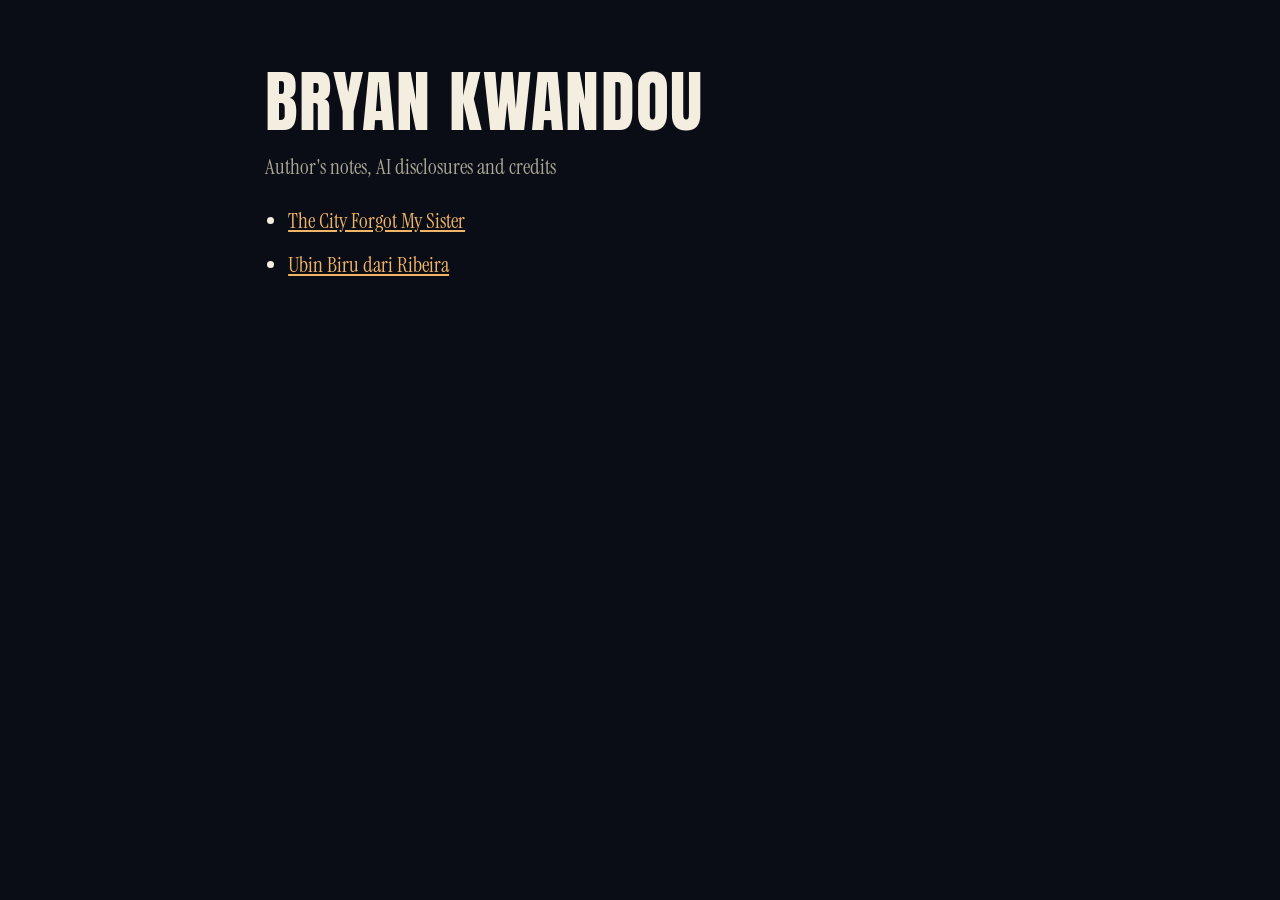
<file: index.html>
<!doctype html><html lang="en"><head><meta charset="utf-8"><meta name="viewport" content="width=device-width,initial-scale=1"><title>Bryan Kwandou: novel notes</title><meta name="description" content="Author's notes, AI disclosures and credits for novels by Bryan Kwandou."><link href="https://fonts.googleapis.com/css2?family=Anton&family=Instrument+Serif&display=swap" rel="stylesheet"><link rel="stylesheet" href="style.css"></head><body><main><h1>Bryan Kwandou</h1><p class='by'>Author's notes, AI disclosures and credits</p><ul><li><a href="the-city-forgot-my-sister/">The City Forgot My Sister</a></li><li><a href="ubin-biru-dari-ribeira/">Ubin Biru dari Ribeira</a></li></ul></main></body></html>
</file>
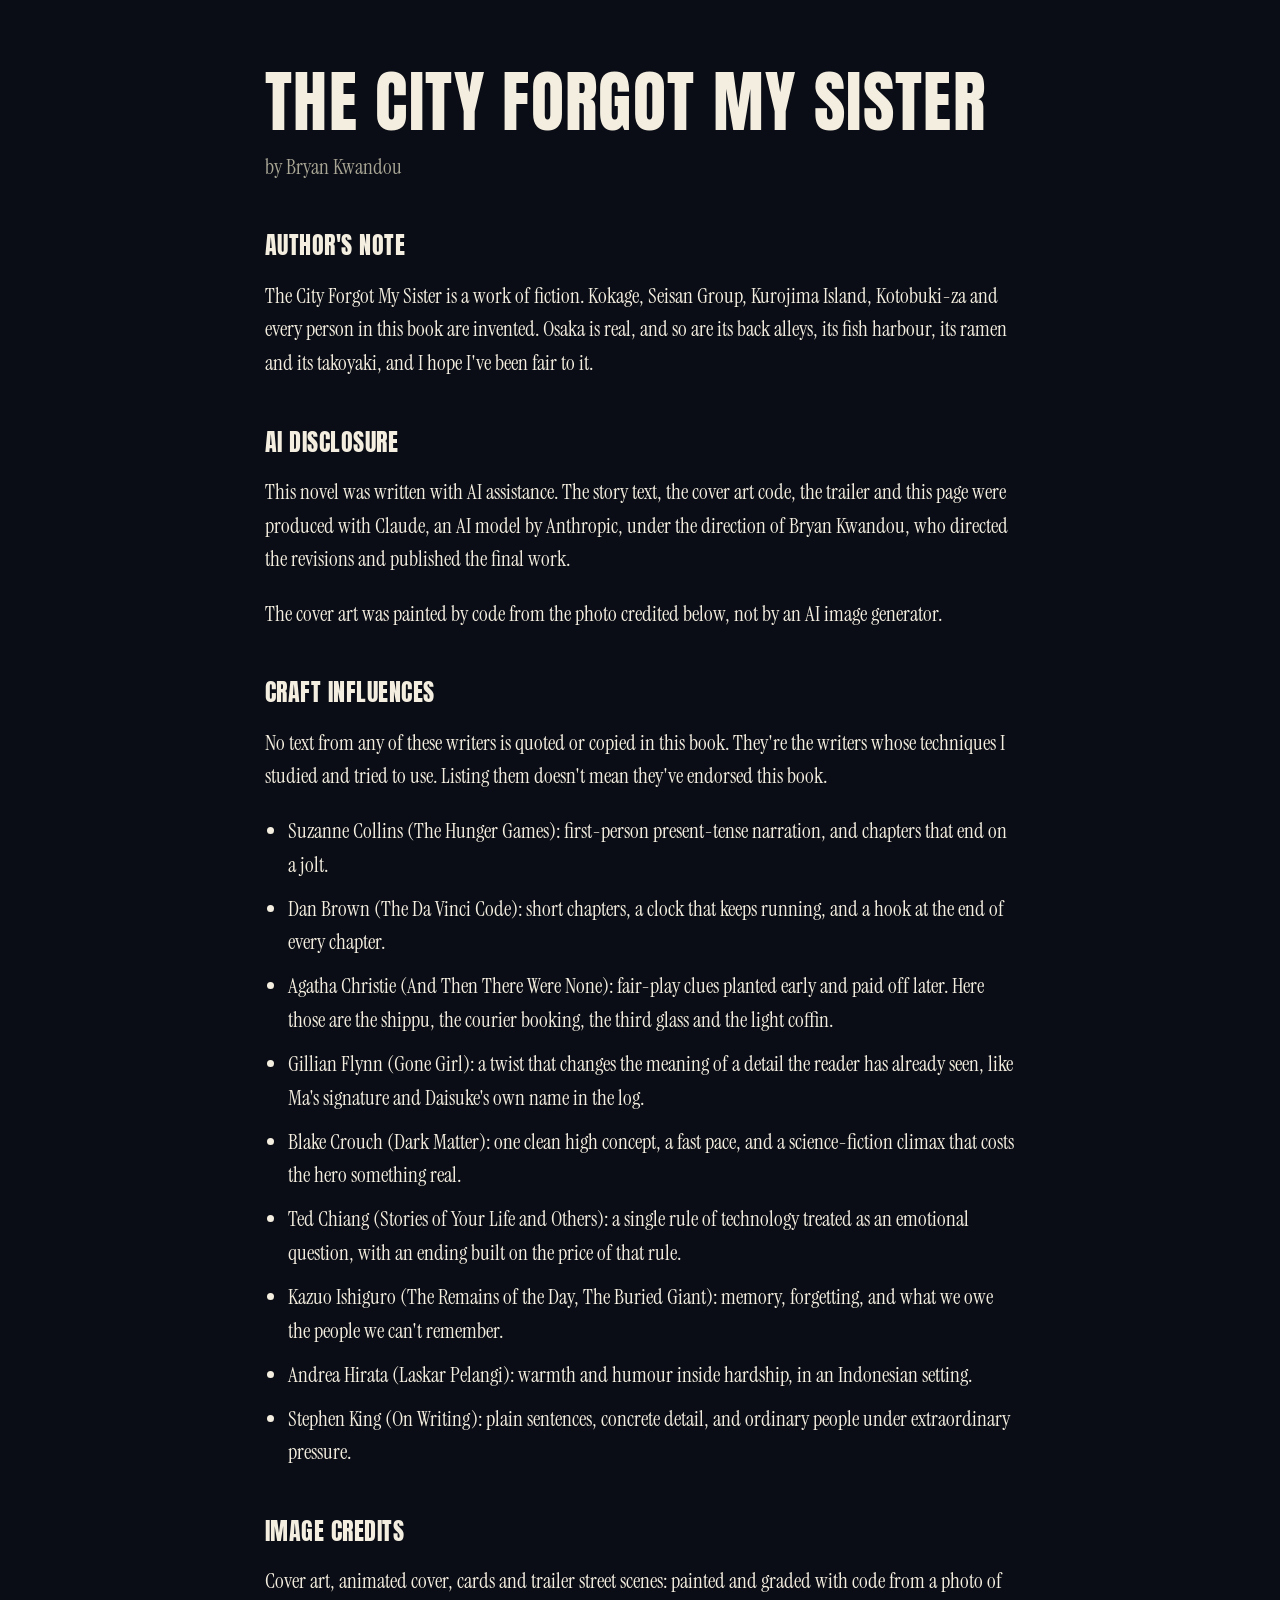
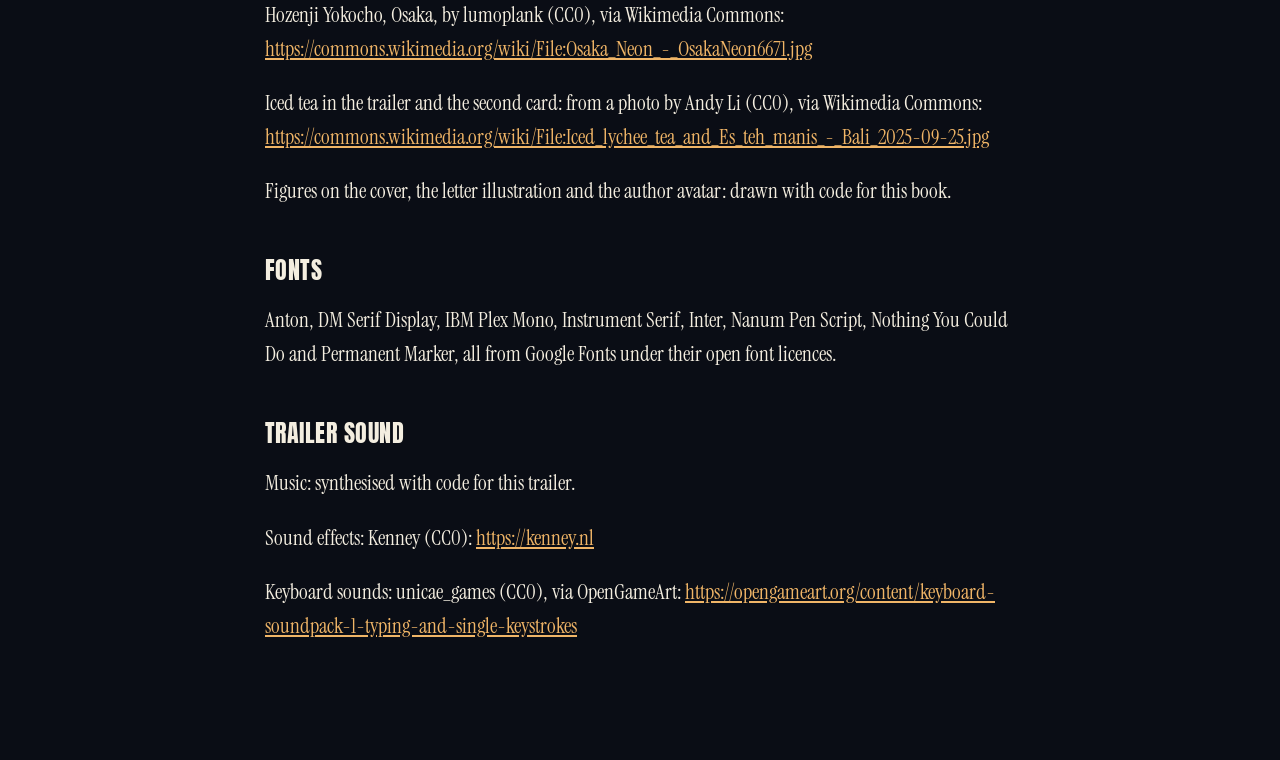
<file: the-city-forgot-my-sister/index.html>
<!doctype html><html lang="en"><head><meta charset="utf-8"><meta name="viewport" content="width=device-width,initial-scale=1"><title>The City Forgot My Sister: notes</title><meta name="description" content="Author&#x27;s note, AI disclosure and credits for The City Forgot My Sister, by Bryan Kwandou."><link href="https://fonts.googleapis.com/css2?family=Anton&family=Instrument+Serif&display=swap" rel="stylesheet"><link rel="stylesheet" href="../style.css"></head><body><main>
<h1>The City Forgot My Sister</h1><p class='by'>by Bryan Kwandou</p>
<h2>Author&#x27;s note</h2>
<p>The City Forgot My Sister is a work of fiction. Kokage, Seisan Group, Kurojima Island, Kotobuki-za and every person in this book are invented. Osaka is real, and so are its back alleys, its fish harbour, its ramen and its takoyaki, and I hope I've been fair to it.</p>
<h2>AI disclosure</h2>
<p>This novel was written with AI assistance. The story text, the cover art code, the trailer and this page were produced with Claude, an AI model by Anthropic, under the direction of Bryan Kwandou, who directed the revisions and published the final work.</p>
<p>The cover art was painted by code from the photo credited below, not by an AI image generator.</p>
<h2>Craft influences</h2>
<p>No text from any of these writers is quoted or copied in this book. They're the writers whose techniques I studied and tried to use. Listing them doesn't mean they've endorsed this book.</p>
<ul>
<li>Suzanne Collins (The Hunger Games): first-person present-tense narration, and chapters that end on a jolt.</li>
<li>Dan Brown (The Da Vinci Code): short chapters, a clock that keeps running, and a hook at the end of every chapter.</li>
<li>Agatha Christie (And Then There Were None): fair-play clues planted early and paid off later. Here those are the shippu, the courier booking, the third glass and the light coffin.</li>
<li>Gillian Flynn (Gone Girl): a twist that changes the meaning of a detail the reader has already seen, like Ma's signature and Daisuke's own name in the log.</li>
<li>Blake Crouch (Dark Matter): one clean high concept, a fast pace, and a science-fiction climax that costs the hero something real.</li>
<li>Ted Chiang (Stories of Your Life and Others): a single rule of technology treated as an emotional question, with an ending built on the price of that rule.</li>
<li>Kazuo Ishiguro (The Remains of the Day, The Buried Giant): memory, forgetting, and what we owe the people we can't remember.</li>
<li>Andrea Hirata (Laskar Pelangi): warmth and humour inside hardship, in an Indonesian setting.</li>
<li>Stephen King (On Writing): plain sentences, concrete detail, and ordinary people under extraordinary pressure.</li>
</ul>
<h2>Image credits</h2>
<p>Cover art, animated cover, cards and trailer street scenes: painted and graded with code from a photo of Hozenji Yokocho, Osaka, by lumoplank (CC0), via Wikimedia Commons: <a href="https://commons.wikimedia.org/wiki/File:Osaka_Neon_-_OsakaNeon6671.jpg">https://commons.wikimedia.org/wiki/File:Osaka_Neon_-_OsakaNeon6671.jpg</a></p>
<p>Iced tea in the trailer and the second card: from a photo by Andy Li (CC0), via Wikimedia Commons: <a href="https://commons.wikimedia.org/wiki/File:Iced_lychee_tea_and_Es_teh_manis_-_Bali_2025-09-25.jpg">https://commons.wikimedia.org/wiki/File:Iced_lychee_tea_and_Es_teh_manis_-_Bali_2025-09-25.jpg</a></p>
<p>Figures on the cover, the letter illustration and the author avatar: drawn with code for this book.</p>
<h2>Fonts</h2>
<p>Anton, DM Serif Display, IBM Plex Mono, Instrument Serif, Inter, Nanum Pen Script, Nothing You Could Do and Permanent Marker, all from Google Fonts under their open font licences.</p>
<h2>Trailer sound</h2>
<p>Music: synthesised with code for this trailer.</p>
<p>Sound effects: Kenney (CC0): <a href="https://kenney.nl">https://kenney.nl</a></p>
<p>Keyboard sounds: unicae_games (CC0), via OpenGameArt: <a href="https://opengameart.org/content/keyboard-soundpack-1-typing-and-single-keystrokes">https://opengameart.org/content/keyboard-soundpack-1-typing-and-single-keystrokes</a></p>
</main></body></html>
</file>
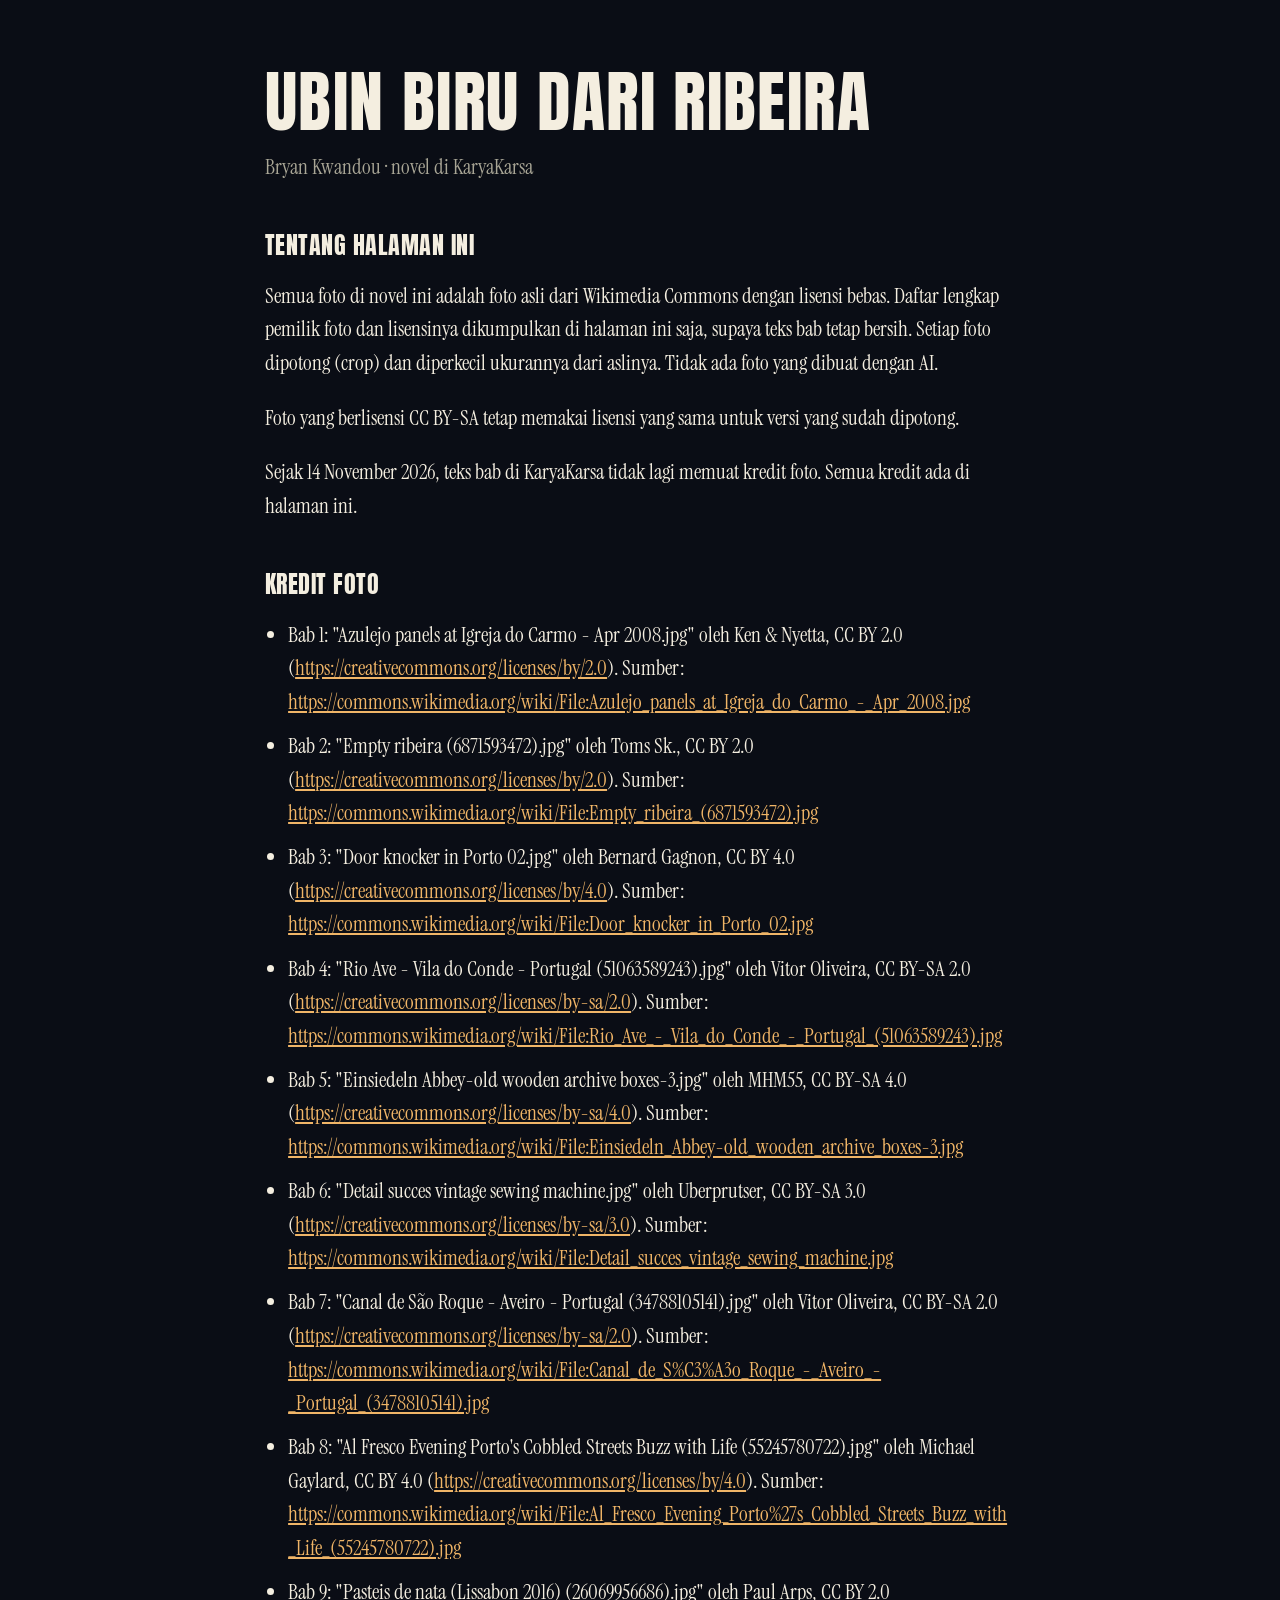
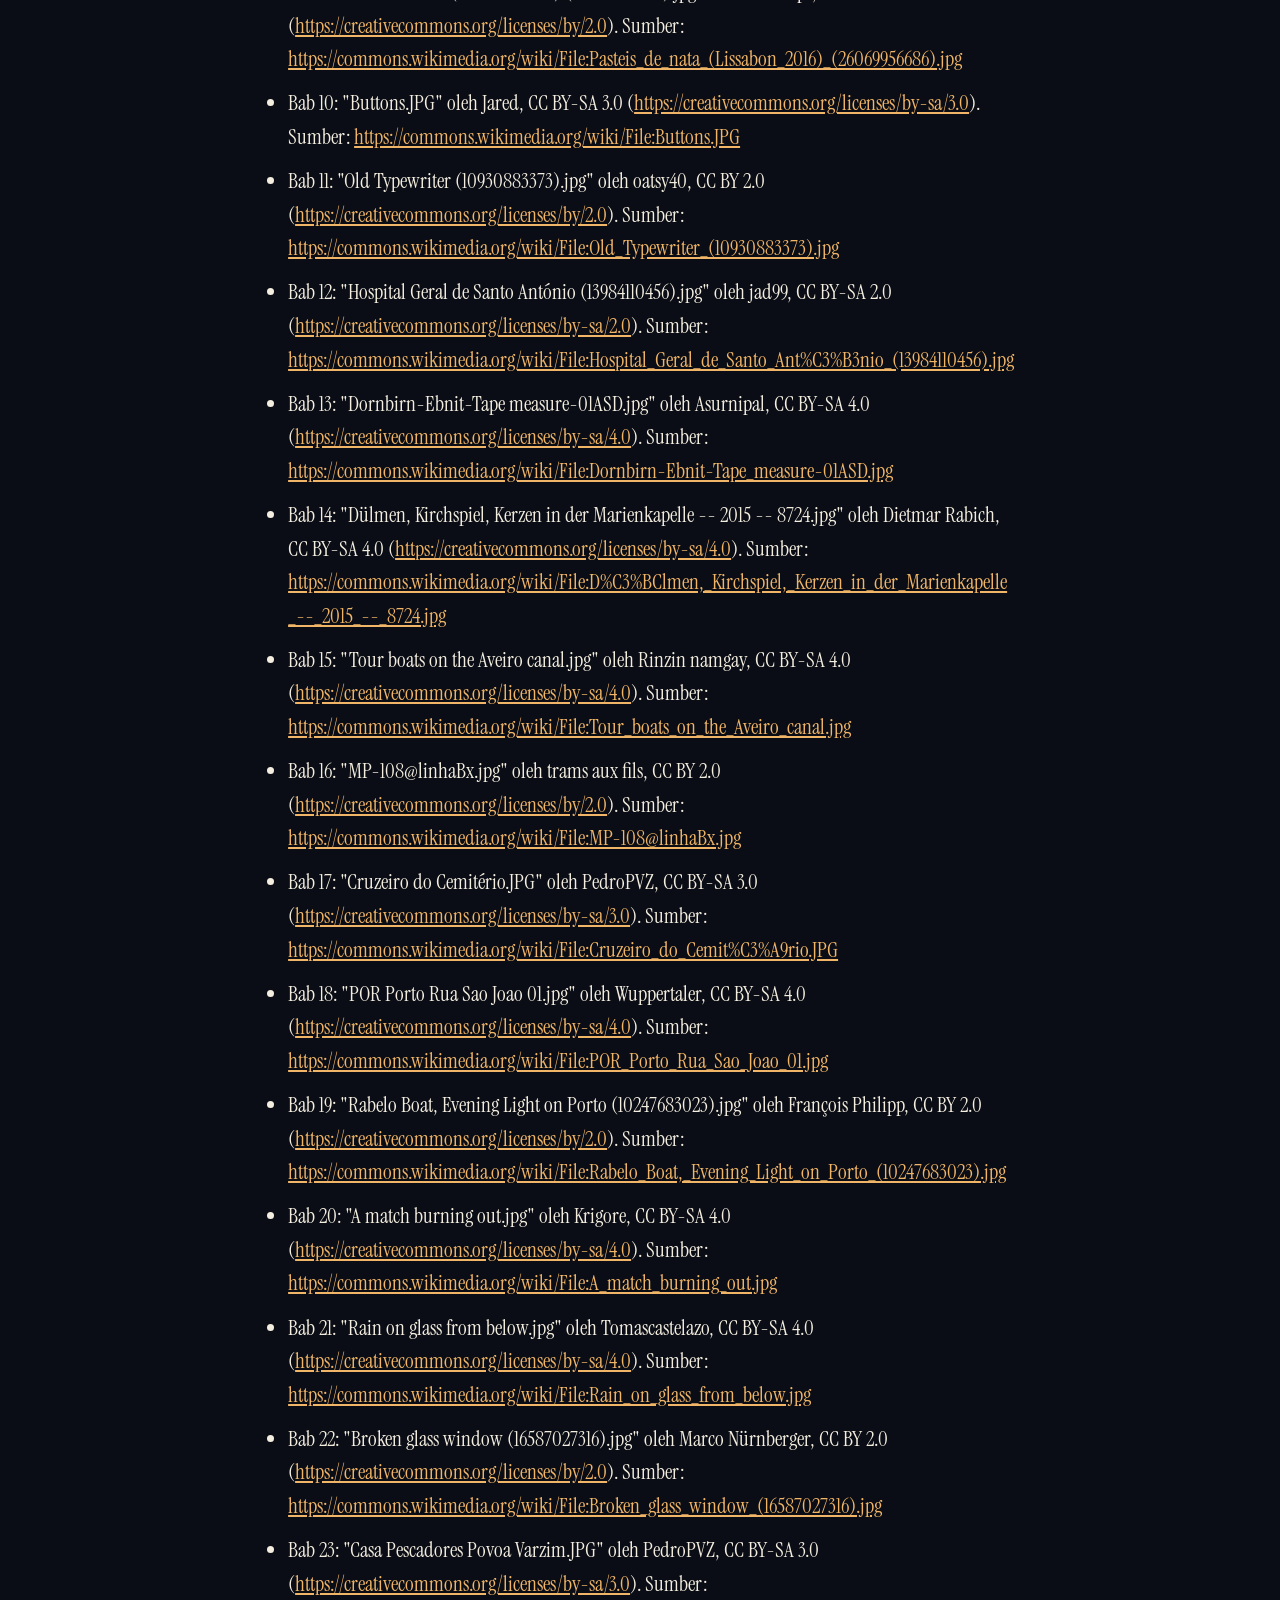
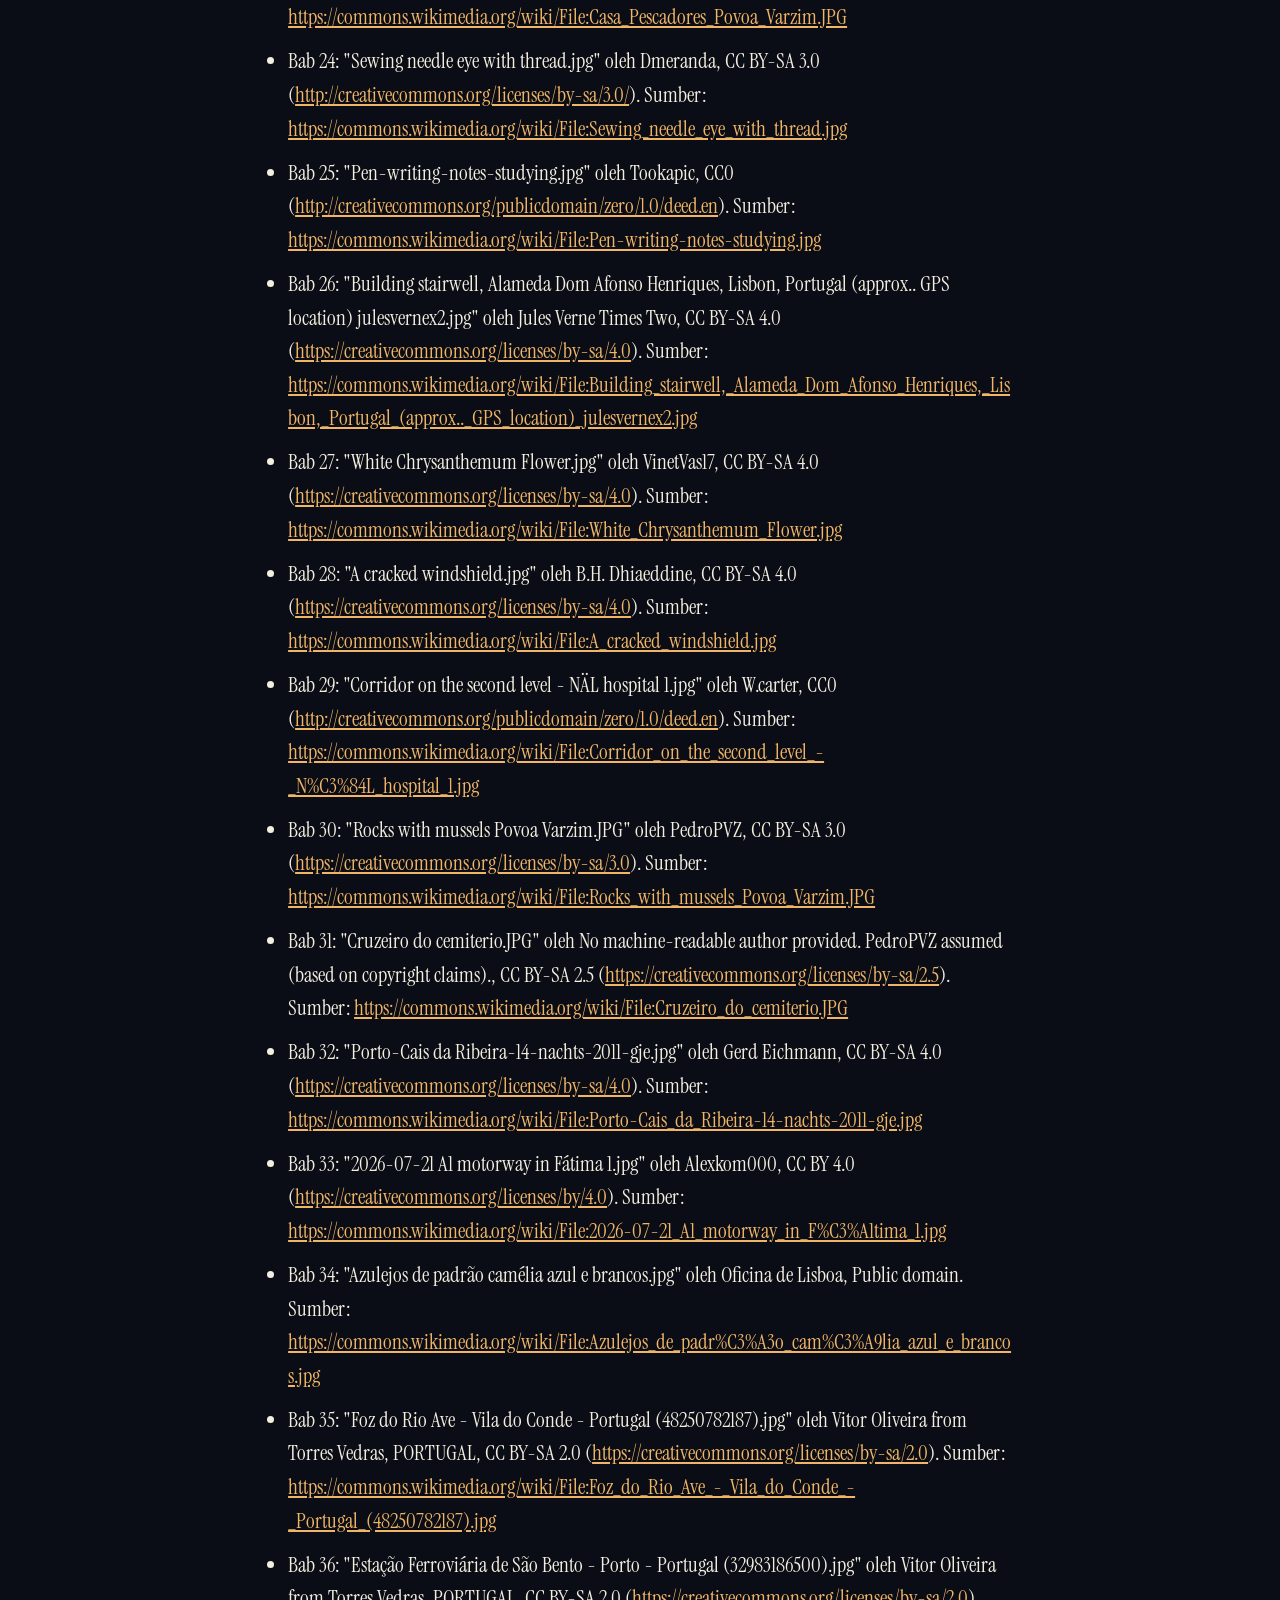
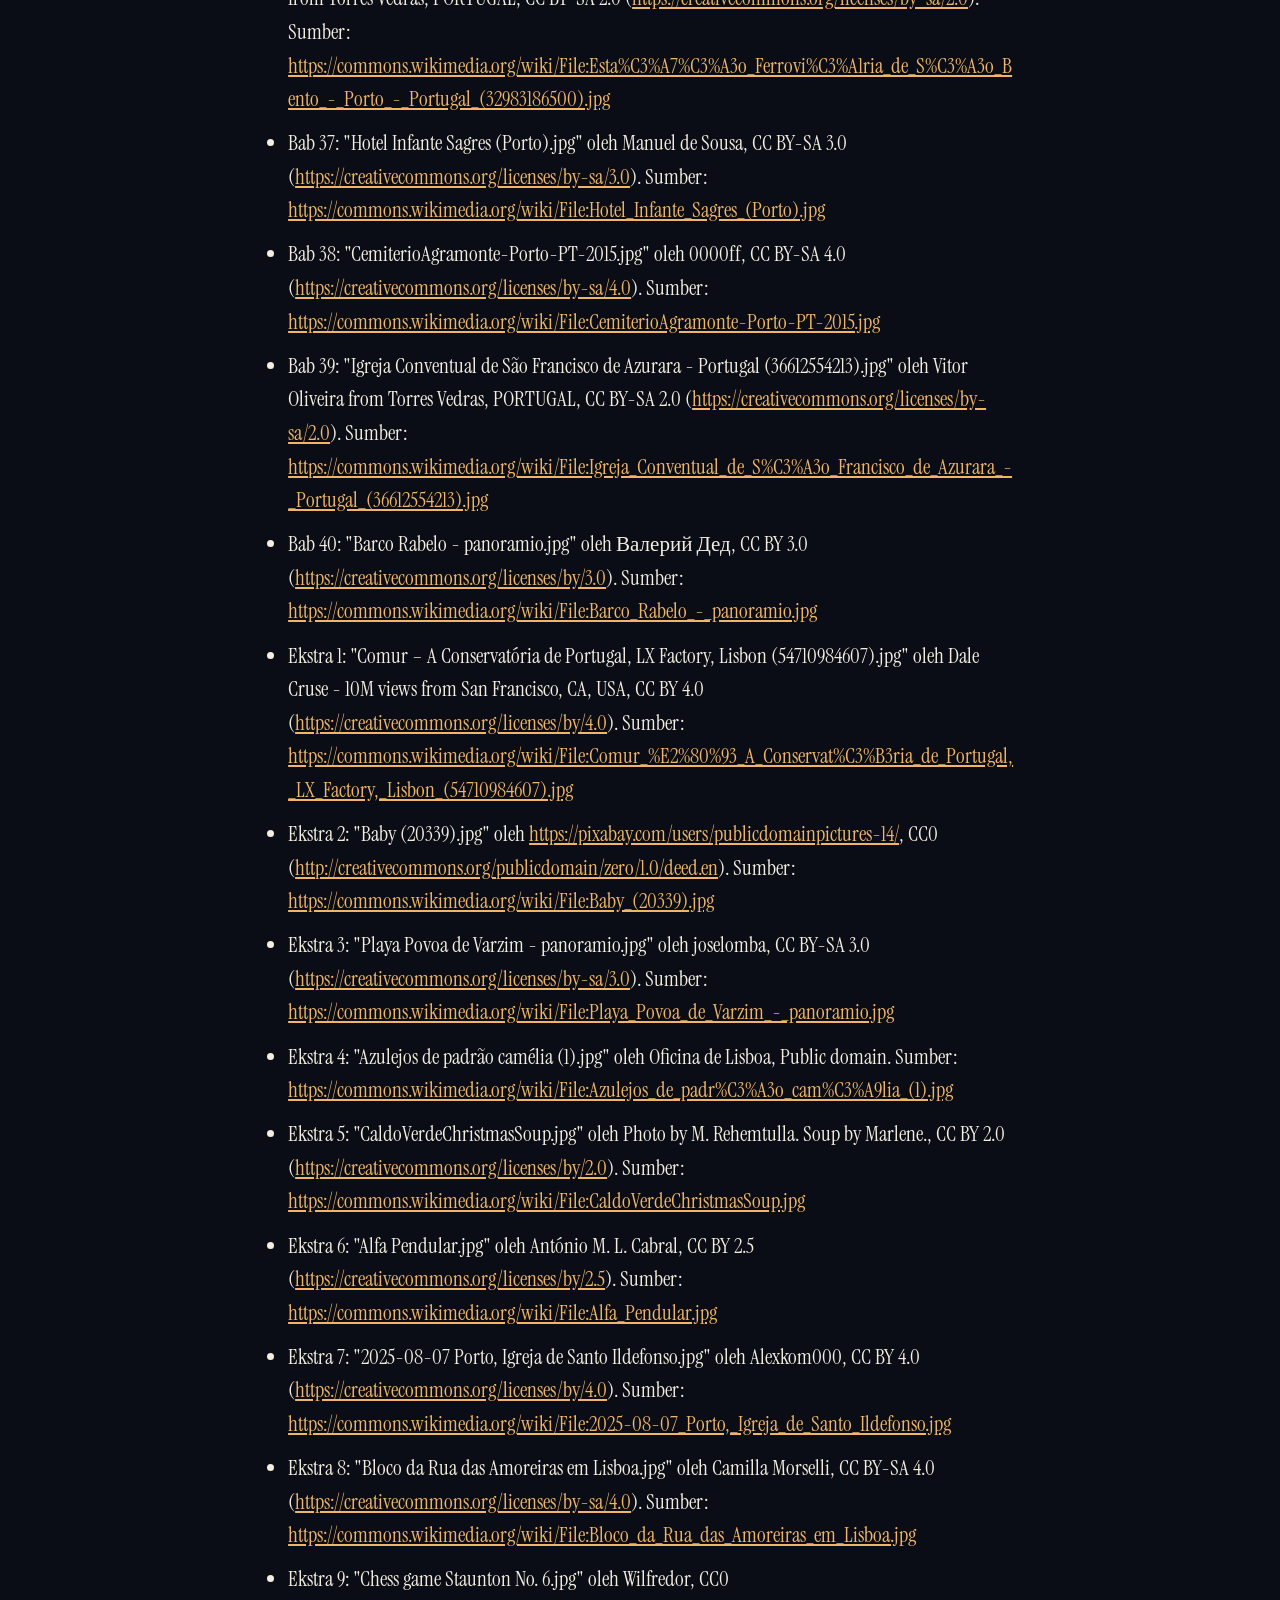
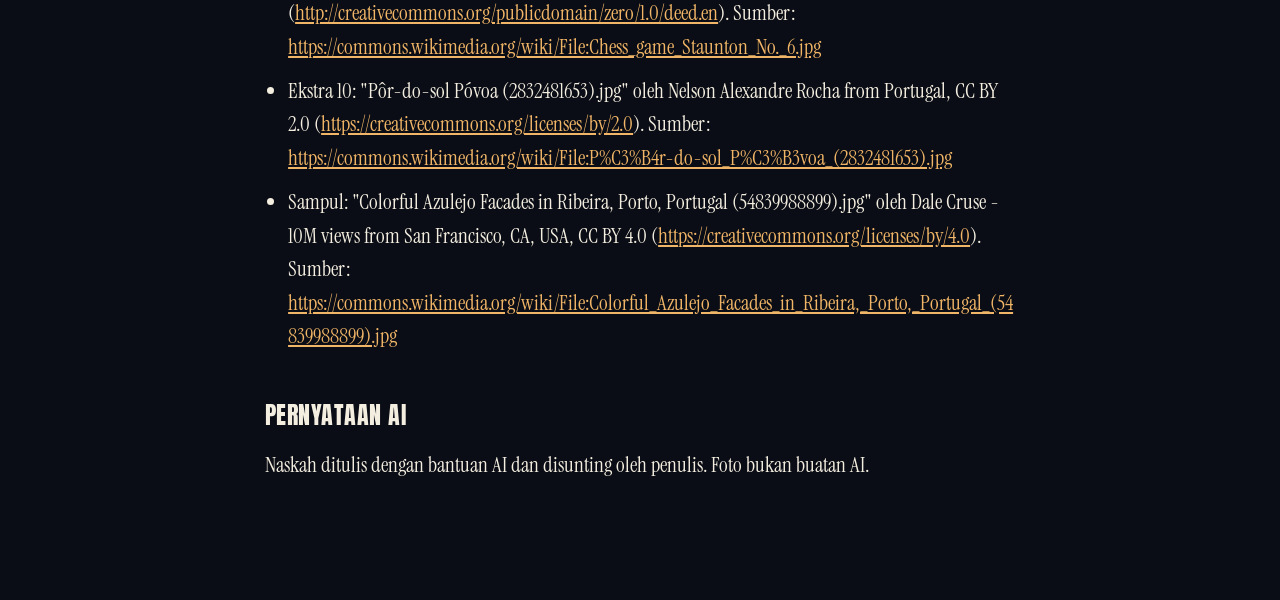
<file: ubin-biru-dari-ribeira/index.html>
<!doctype html><html lang="en"><head><meta charset="utf-8"><meta name="viewport" content="width=device-width,initial-scale=1"><title>Ubin Biru dari Ribeira: notes</title><meta name="description" content="Author&#x27;s note, AI disclosure and credits for Ubin Biru dari Ribeira, Bryan Kwandou · novel di KaryaKarsa."><link href="https://fonts.googleapis.com/css2?family=Anton&family=Instrument+Serif&display=swap" rel="stylesheet"><link rel="stylesheet" href="../style.css"></head><body><main>
<h1>Ubin Biru dari Ribeira</h1><p class='by'>Bryan Kwandou · novel di KaryaKarsa</p>
<h2>Tentang halaman ini</h2>
<p>Semua foto di novel ini adalah foto asli dari Wikimedia Commons dengan lisensi bebas. Daftar lengkap pemilik foto dan lisensinya dikumpulkan di halaman ini saja, supaya teks bab tetap bersih. Setiap foto dipotong (crop) dan diperkecil ukurannya dari aslinya. Tidak ada foto yang dibuat dengan AI.</p>
<p>Foto yang berlisensi CC BY-SA tetap memakai lisensi yang sama untuk versi yang sudah dipotong.</p>
<p>Sejak 14 November 2026, teks bab di KaryaKarsa tidak lagi memuat kredit foto. Semua kredit ada di halaman ini.</p>
<h2>Kredit foto</h2>
<ul>
<li>Bab 1: "Azulejo panels at Igreja do Carmo - Apr 2008.jpg" oleh Ken &amp; Nyetta, CC BY 2.0 (<a href="https://creativecommons.org/licenses/by/2.0">https://creativecommons.org/licenses/by/2.0</a>). Sumber: <a href="https://commons.wikimedia.org/wiki/File:Azulejo_panels_at_Igreja_do_Carmo_-_Apr_2008.jpg">https://commons.wikimedia.org/wiki/File:Azulejo_panels_at_Igreja_do_Carmo_-_Apr_2008.jpg</a></li>
<li>Bab 2: "Empty ribeira (6871593472).jpg" oleh Toms Sk., CC BY 2.0 (<a href="https://creativecommons.org/licenses/by/2.0">https://creativecommons.org/licenses/by/2.0</a>). Sumber: <a href="https://commons.wikimedia.org/wiki/File:Empty_ribeira_(6871593472).jpg">https://commons.wikimedia.org/wiki/File:Empty_ribeira_(6871593472).jpg</a></li>
<li>Bab 3: "Door knocker in Porto 02.jpg" oleh Bernard Gagnon, CC BY 4.0 (<a href="https://creativecommons.org/licenses/by/4.0">https://creativecommons.org/licenses/by/4.0</a>). Sumber: <a href="https://commons.wikimedia.org/wiki/File:Door_knocker_in_Porto_02.jpg">https://commons.wikimedia.org/wiki/File:Door_knocker_in_Porto_02.jpg</a></li>
<li>Bab 4: "Rio Ave - Vila do Conde - Portugal (51063589243).jpg" oleh Vitor Oliveira, CC BY-SA 2.0 (<a href="https://creativecommons.org/licenses/by-sa/2.0">https://creativecommons.org/licenses/by-sa/2.0</a>). Sumber: <a href="https://commons.wikimedia.org/wiki/File:Rio_Ave_-_Vila_do_Conde_-_Portugal_(51063589243).jpg">https://commons.wikimedia.org/wiki/File:Rio_Ave_-_Vila_do_Conde_-_Portugal_(51063589243).jpg</a></li>
<li>Bab 5: "Einsiedeln Abbey-old wooden archive boxes-3.jpg" oleh MHM55, CC BY-SA 4.0 (<a href="https://creativecommons.org/licenses/by-sa/4.0">https://creativecommons.org/licenses/by-sa/4.0</a>). Sumber: <a href="https://commons.wikimedia.org/wiki/File:Einsiedeln_Abbey-old_wooden_archive_boxes-3.jpg">https://commons.wikimedia.org/wiki/File:Einsiedeln_Abbey-old_wooden_archive_boxes-3.jpg</a></li>
<li>Bab 6: "Detail succes vintage sewing machine.jpg" oleh Uberprutser, CC BY-SA 3.0 (<a href="https://creativecommons.org/licenses/by-sa/3.0">https://creativecommons.org/licenses/by-sa/3.0</a>). Sumber: <a href="https://commons.wikimedia.org/wiki/File:Detail_succes_vintage_sewing_machine.jpg">https://commons.wikimedia.org/wiki/File:Detail_succes_vintage_sewing_machine.jpg</a></li>
<li>Bab 7: "Canal de São Roque - Aveiro - Portugal (34788105141).jpg" oleh Vitor Oliveira, CC BY-SA 2.0 (<a href="https://creativecommons.org/licenses/by-sa/2.0">https://creativecommons.org/licenses/by-sa/2.0</a>). Sumber: <a href="https://commons.wikimedia.org/wiki/File:Canal_de_S%C3%A3o_Roque_-_Aveiro_-_Portugal_(34788105141).jpg">https://commons.wikimedia.org/wiki/File:Canal_de_S%C3%A3o_Roque_-_Aveiro_-_Portugal_(34788105141).jpg</a></li>
<li>Bab 8: "Al Fresco Evening Porto's Cobbled Streets Buzz with Life (55245780722).jpg" oleh Michael Gaylard, CC BY 4.0 (<a href="https://creativecommons.org/licenses/by/4.0">https://creativecommons.org/licenses/by/4.0</a>). Sumber: <a href="https://commons.wikimedia.org/wiki/File:Al_Fresco_Evening_Porto%27s_Cobbled_Streets_Buzz_with_Life_(55245780722).jpg">https://commons.wikimedia.org/wiki/File:Al_Fresco_Evening_Porto%27s_Cobbled_Streets_Buzz_with_Life_(55245780722).jpg</a></li>
<li>Bab 9: "Pasteis de nata (Lissabon 2016) (26069956686).jpg" oleh Paul Arps, CC BY 2.0 (<a href="https://creativecommons.org/licenses/by/2.0">https://creativecommons.org/licenses/by/2.0</a>). Sumber: <a href="https://commons.wikimedia.org/wiki/File:Pasteis_de_nata_(Lissabon_2016)_(26069956686).jpg">https://commons.wikimedia.org/wiki/File:Pasteis_de_nata_(Lissabon_2016)_(26069956686).jpg</a></li>
<li>Bab 10: "Buttons.JPG" oleh Jared, CC BY-SA 3.0 (<a href="https://creativecommons.org/licenses/by-sa/3.0">https://creativecommons.org/licenses/by-sa/3.0</a>). Sumber: <a href="https://commons.wikimedia.org/wiki/File:Buttons.JPG">https://commons.wikimedia.org/wiki/File:Buttons.JPG</a></li>
<li>Bab 11: "Old Typewriter (10930883373).jpg" oleh oatsy40, CC BY 2.0 (<a href="https://creativecommons.org/licenses/by/2.0">https://creativecommons.org/licenses/by/2.0</a>). Sumber: <a href="https://commons.wikimedia.org/wiki/File:Old_Typewriter_(10930883373).jpg">https://commons.wikimedia.org/wiki/File:Old_Typewriter_(10930883373).jpg</a></li>
<li>Bab 12: "Hospital Geral de Santo António (13984110456).jpg" oleh jad99, CC BY-SA 2.0 (<a href="https://creativecommons.org/licenses/by-sa/2.0">https://creativecommons.org/licenses/by-sa/2.0</a>). Sumber: <a href="https://commons.wikimedia.org/wiki/File:Hospital_Geral_de_Santo_Ant%C3%B3nio_(13984110456).jpg">https://commons.wikimedia.org/wiki/File:Hospital_Geral_de_Santo_Ant%C3%B3nio_(13984110456).jpg</a></li>
<li>Bab 13: "Dornbirn-Ebnit-Tape measure-01ASD.jpg" oleh Asurnipal, CC BY-SA 4.0 (<a href="https://creativecommons.org/licenses/by-sa/4.0">https://creativecommons.org/licenses/by-sa/4.0</a>). Sumber: <a href="https://commons.wikimedia.org/wiki/File:Dornbirn-Ebnit-Tape_measure-01ASD.jpg">https://commons.wikimedia.org/wiki/File:Dornbirn-Ebnit-Tape_measure-01ASD.jpg</a></li>
<li>Bab 14: "Dülmen, Kirchspiel, Kerzen in der Marienkapelle -- 2015 -- 8724.jpg" oleh Dietmar Rabich, CC BY-SA 4.0 (<a href="https://creativecommons.org/licenses/by-sa/4.0">https://creativecommons.org/licenses/by-sa/4.0</a>). Sumber: <a href="https://commons.wikimedia.org/wiki/File:D%C3%BClmen,_Kirchspiel,_Kerzen_in_der_Marienkapelle_--_2015_--_8724.jpg">https://commons.wikimedia.org/wiki/File:D%C3%BClmen,_Kirchspiel,_Kerzen_in_der_Marienkapelle_--_2015_--_8724.jpg</a></li>
<li>Bab 15: "Tour boats on the Aveiro canal.jpg" oleh Rinzin namgay, CC BY-SA 4.0 (<a href="https://creativecommons.org/licenses/by-sa/4.0">https://creativecommons.org/licenses/by-sa/4.0</a>). Sumber: <a href="https://commons.wikimedia.org/wiki/File:Tour_boats_on_the_Aveiro_canal.jpg">https://commons.wikimedia.org/wiki/File:Tour_boats_on_the_Aveiro_canal.jpg</a></li>
<li>Bab 16: "MP-108@linhaBx.jpg" oleh trams aux fils, CC BY 2.0 (<a href="https://creativecommons.org/licenses/by/2.0">https://creativecommons.org/licenses/by/2.0</a>). Sumber: <a href="https://commons.wikimedia.org/wiki/File:MP-108@linhaBx.jpg">https://commons.wikimedia.org/wiki/File:MP-108@linhaBx.jpg</a></li>
<li>Bab 17: "Cruzeiro do Cemitério.JPG" oleh PedroPVZ, CC BY-SA 3.0 (<a href="https://creativecommons.org/licenses/by-sa/3.0">https://creativecommons.org/licenses/by-sa/3.0</a>). Sumber: <a href="https://commons.wikimedia.org/wiki/File:Cruzeiro_do_Cemit%C3%A9rio.JPG">https://commons.wikimedia.org/wiki/File:Cruzeiro_do_Cemit%C3%A9rio.JPG</a></li>
<li>Bab 18: "POR Porto Rua Sao Joao 01.jpg" oleh Wuppertaler, CC BY-SA 4.0 (<a href="https://creativecommons.org/licenses/by-sa/4.0">https://creativecommons.org/licenses/by-sa/4.0</a>). Sumber: <a href="https://commons.wikimedia.org/wiki/File:POR_Porto_Rua_Sao_Joao_01.jpg">https://commons.wikimedia.org/wiki/File:POR_Porto_Rua_Sao_Joao_01.jpg</a></li>
<li>Bab 19: "Rabelo Boat, Evening Light on Porto (10247683023).jpg" oleh François Philipp, CC BY 2.0 (<a href="https://creativecommons.org/licenses/by/2.0">https://creativecommons.org/licenses/by/2.0</a>). Sumber: <a href="https://commons.wikimedia.org/wiki/File:Rabelo_Boat,_Evening_Light_on_Porto_(10247683023).jpg">https://commons.wikimedia.org/wiki/File:Rabelo_Boat,_Evening_Light_on_Porto_(10247683023).jpg</a></li>
<li>Bab 20: "A match burning out.jpg" oleh Krigore, CC BY-SA 4.0 (<a href="https://creativecommons.org/licenses/by-sa/4.0">https://creativecommons.org/licenses/by-sa/4.0</a>). Sumber: <a href="https://commons.wikimedia.org/wiki/File:A_match_burning_out.jpg">https://commons.wikimedia.org/wiki/File:A_match_burning_out.jpg</a></li>
<li>Bab 21: "Rain on glass from below.jpg" oleh Tomascastelazo, CC BY-SA 4.0 (<a href="https://creativecommons.org/licenses/by-sa/4.0">https://creativecommons.org/licenses/by-sa/4.0</a>). Sumber: <a href="https://commons.wikimedia.org/wiki/File:Rain_on_glass_from_below.jpg">https://commons.wikimedia.org/wiki/File:Rain_on_glass_from_below.jpg</a></li>
<li>Bab 22: "Broken glass window (16587027316).jpg" oleh Marco Nürnberger, CC BY 2.0 (<a href="https://creativecommons.org/licenses/by/2.0">https://creativecommons.org/licenses/by/2.0</a>). Sumber: <a href="https://commons.wikimedia.org/wiki/File:Broken_glass_window_(16587027316).jpg">https://commons.wikimedia.org/wiki/File:Broken_glass_window_(16587027316).jpg</a></li>
<li>Bab 23: "Casa Pescadores Povoa Varzim.JPG" oleh PedroPVZ, CC BY-SA 3.0 (<a href="https://creativecommons.org/licenses/by-sa/3.0">https://creativecommons.org/licenses/by-sa/3.0</a>). Sumber: <a href="https://commons.wikimedia.org/wiki/File:Casa_Pescadores_Povoa_Varzim.JPG">https://commons.wikimedia.org/wiki/File:Casa_Pescadores_Povoa_Varzim.JPG</a></li>
<li>Bab 24: "Sewing needle eye with thread.jpg" oleh Dmeranda, CC BY-SA 3.0 (<a href="http://creativecommons.org/licenses/by-sa/3.0/">http://creativecommons.org/licenses/by-sa/3.0/</a>). Sumber: <a href="https://commons.wikimedia.org/wiki/File:Sewing_needle_eye_with_thread.jpg">https://commons.wikimedia.org/wiki/File:Sewing_needle_eye_with_thread.jpg</a></li>
<li>Bab 25: "Pen-writing-notes-studying.jpg" oleh Tookapic, CC0 (<a href="http://creativecommons.org/publicdomain/zero/1.0/deed.en">http://creativecommons.org/publicdomain/zero/1.0/deed.en</a>). Sumber: <a href="https://commons.wikimedia.org/wiki/File:Pen-writing-notes-studying.jpg">https://commons.wikimedia.org/wiki/File:Pen-writing-notes-studying.jpg</a></li>
<li>Bab 26: "Building stairwell, Alameda Dom Afonso Henriques, Lisbon, Portugal (approx.. GPS location) julesvernex2.jpg" oleh Jules Verne Times Two, CC BY-SA 4.0 (<a href="https://creativecommons.org/licenses/by-sa/4.0">https://creativecommons.org/licenses/by-sa/4.0</a>). Sumber: <a href="https://commons.wikimedia.org/wiki/File:Building_stairwell,_Alameda_Dom_Afonso_Henriques,_Lisbon,_Portugal_(approx.._GPS_location)_julesvernex2.jpg">https://commons.wikimedia.org/wiki/File:Building_stairwell,_Alameda_Dom_Afonso_Henriques,_Lisbon,_Portugal_(approx.._GPS_location)_julesvernex2.jpg</a></li>
<li>Bab 27: "White Chrysanthemum Flower.jpg" oleh VinetVas17, CC BY-SA 4.0 (<a href="https://creativecommons.org/licenses/by-sa/4.0">https://creativecommons.org/licenses/by-sa/4.0</a>). Sumber: <a href="https://commons.wikimedia.org/wiki/File:White_Chrysanthemum_Flower.jpg">https://commons.wikimedia.org/wiki/File:White_Chrysanthemum_Flower.jpg</a></li>
<li>Bab 28: "A cracked windshield.jpg" oleh B.H. Dhiaeddine, CC BY-SA 4.0 (<a href="https://creativecommons.org/licenses/by-sa/4.0">https://creativecommons.org/licenses/by-sa/4.0</a>). Sumber: <a href="https://commons.wikimedia.org/wiki/File:A_cracked_windshield.jpg">https://commons.wikimedia.org/wiki/File:A_cracked_windshield.jpg</a></li>
<li>Bab 29: "Corridor on the second level - NÄL hospital 1.jpg" oleh W.carter, CC0 (<a href="http://creativecommons.org/publicdomain/zero/1.0/deed.en">http://creativecommons.org/publicdomain/zero/1.0/deed.en</a>). Sumber: <a href="https://commons.wikimedia.org/wiki/File:Corridor_on_the_second_level_-_N%C3%84L_hospital_1.jpg">https://commons.wikimedia.org/wiki/File:Corridor_on_the_second_level_-_N%C3%84L_hospital_1.jpg</a></li>
<li>Bab 30: "Rocks with mussels Povoa Varzim.JPG" oleh PedroPVZ, CC BY-SA 3.0 (<a href="https://creativecommons.org/licenses/by-sa/3.0">https://creativecommons.org/licenses/by-sa/3.0</a>). Sumber: <a href="https://commons.wikimedia.org/wiki/File:Rocks_with_mussels_Povoa_Varzim.JPG">https://commons.wikimedia.org/wiki/File:Rocks_with_mussels_Povoa_Varzim.JPG</a></li>
<li>Bab 31: "Cruzeiro do cemiterio.JPG" oleh No machine-readable author provided. PedroPVZ assumed (based on copyright claims)., CC BY-SA 2.5 (<a href="https://creativecommons.org/licenses/by-sa/2.5">https://creativecommons.org/licenses/by-sa/2.5</a>). Sumber: <a href="https://commons.wikimedia.org/wiki/File:Cruzeiro_do_cemiterio.JPG">https://commons.wikimedia.org/wiki/File:Cruzeiro_do_cemiterio.JPG</a></li>
<li>Bab 32: "Porto-Cais da Ribeira-14-nachts-2011-gje.jpg" oleh Gerd Eichmann, CC BY-SA 4.0 (<a href="https://creativecommons.org/licenses/by-sa/4.0">https://creativecommons.org/licenses/by-sa/4.0</a>). Sumber: <a href="https://commons.wikimedia.org/wiki/File:Porto-Cais_da_Ribeira-14-nachts-2011-gje.jpg">https://commons.wikimedia.org/wiki/File:Porto-Cais_da_Ribeira-14-nachts-2011-gje.jpg</a></li>
<li>Bab 33: "2026-07-21 A1 motorway in Fátima 1.jpg" oleh Alexkom000, CC BY 4.0 (<a href="https://creativecommons.org/licenses/by/4.0">https://creativecommons.org/licenses/by/4.0</a>). Sumber: <a href="https://commons.wikimedia.org/wiki/File:2026-07-21_A1_motorway_in_F%C3%A1tima_1.jpg">https://commons.wikimedia.org/wiki/File:2026-07-21_A1_motorway_in_F%C3%A1tima_1.jpg</a></li>
<li>Bab 34: "Azulejos de padrão camélia azul e brancos.jpg" oleh Oficina de Lisboa, Public domain. Sumber: <a href="https://commons.wikimedia.org/wiki/File:Azulejos_de_padr%C3%A3o_cam%C3%A9lia_azul_e_brancos.jpg">https://commons.wikimedia.org/wiki/File:Azulejos_de_padr%C3%A3o_cam%C3%A9lia_azul_e_brancos.jpg</a></li>
<li>Bab 35: "Foz do Rio Ave - Vila do Conde - Portugal (48250782187).jpg" oleh Vitor Oliveira from Torres Vedras, PORTUGAL, CC BY-SA 2.0 (<a href="https://creativecommons.org/licenses/by-sa/2.0">https://creativecommons.org/licenses/by-sa/2.0</a>). Sumber: <a href="https://commons.wikimedia.org/wiki/File:Foz_do_Rio_Ave_-_Vila_do_Conde_-_Portugal_(48250782187).jpg">https://commons.wikimedia.org/wiki/File:Foz_do_Rio_Ave_-_Vila_do_Conde_-_Portugal_(48250782187).jpg</a></li>
<li>Bab 36: "Estação Ferroviária de São Bento - Porto - Portugal (32983186500).jpg" oleh Vitor Oliveira from Torres Vedras, PORTUGAL, CC BY-SA 2.0 (<a href="https://creativecommons.org/licenses/by-sa/2.0">https://creativecommons.org/licenses/by-sa/2.0</a>). Sumber: <a href="https://commons.wikimedia.org/wiki/File:Esta%C3%A7%C3%A3o_Ferrovi%C3%A1ria_de_S%C3%A3o_Bento_-_Porto_-_Portugal_(32983186500).jpg">https://commons.wikimedia.org/wiki/File:Esta%C3%A7%C3%A3o_Ferrovi%C3%A1ria_de_S%C3%A3o_Bento_-_Porto_-_Portugal_(32983186500).jpg</a></li>
<li>Bab 37: "Hotel Infante Sagres (Porto).jpg" oleh Manuel de Sousa, CC BY-SA 3.0 (<a href="https://creativecommons.org/licenses/by-sa/3.0">https://creativecommons.org/licenses/by-sa/3.0</a>). Sumber: <a href="https://commons.wikimedia.org/wiki/File:Hotel_Infante_Sagres_(Porto).jpg">https://commons.wikimedia.org/wiki/File:Hotel_Infante_Sagres_(Porto).jpg</a></li>
<li>Bab 38: "CemiterioAgramonte-Porto-PT-2015.jpg" oleh 0000ff, CC BY-SA 4.0 (<a href="https://creativecommons.org/licenses/by-sa/4.0">https://creativecommons.org/licenses/by-sa/4.0</a>). Sumber: <a href="https://commons.wikimedia.org/wiki/File:CemiterioAgramonte-Porto-PT-2015.jpg">https://commons.wikimedia.org/wiki/File:CemiterioAgramonte-Porto-PT-2015.jpg</a></li>
<li>Bab 39: "Igreja Conventual de São Francisco de Azurara - Portugal (36612554213).jpg" oleh Vitor Oliveira from Torres Vedras, PORTUGAL, CC BY-SA 2.0 (<a href="https://creativecommons.org/licenses/by-sa/2.0">https://creativecommons.org/licenses/by-sa/2.0</a>). Sumber: <a href="https://commons.wikimedia.org/wiki/File:Igreja_Conventual_de_S%C3%A3o_Francisco_de_Azurara_-_Portugal_(36612554213).jpg">https://commons.wikimedia.org/wiki/File:Igreja_Conventual_de_S%C3%A3o_Francisco_de_Azurara_-_Portugal_(36612554213).jpg</a></li>
<li>Bab 40: "Barco Rabelo - panoramio.jpg" oleh Валерий Дед, CC BY 3.0 (<a href="https://creativecommons.org/licenses/by/3.0">https://creativecommons.org/licenses/by/3.0</a>). Sumber: <a href="https://commons.wikimedia.org/wiki/File:Barco_Rabelo_-_panoramio.jpg">https://commons.wikimedia.org/wiki/File:Barco_Rabelo_-_panoramio.jpg</a></li>
<li>Ekstra 1: "Comur – A Conservatória de Portugal, LX Factory, Lisbon (54710984607).jpg" oleh Dale Cruse - 10M views from San Francisco, CA, USA, CC BY 4.0 (<a href="https://creativecommons.org/licenses/by/4.0">https://creativecommons.org/licenses/by/4.0</a>). Sumber: <a href="https://commons.wikimedia.org/wiki/File:Comur_%E2%80%93_A_Conservat%C3%B3ria_de_Portugal,_LX_Factory,_Lisbon_(54710984607).jpg">https://commons.wikimedia.org/wiki/File:Comur_%E2%80%93_A_Conservat%C3%B3ria_de_Portugal,_LX_Factory,_Lisbon_(54710984607).jpg</a></li>
<li>Ekstra 2: "Baby (20339).jpg" oleh <a href="https://pixabay.com/users/publicdomainpictures-14/">https://pixabay.com/users/publicdomainpictures-14/</a>, CC0 (<a href="http://creativecommons.org/publicdomain/zero/1.0/deed.en">http://creativecommons.org/publicdomain/zero/1.0/deed.en</a>). Sumber: <a href="https://commons.wikimedia.org/wiki/File:Baby_(20339).jpg">https://commons.wikimedia.org/wiki/File:Baby_(20339).jpg</a></li>
<li>Ekstra 3: "Playa Povoa de Varzim - panoramio.jpg" oleh joselomba, CC BY-SA 3.0 (<a href="https://creativecommons.org/licenses/by-sa/3.0">https://creativecommons.org/licenses/by-sa/3.0</a>). Sumber: <a href="https://commons.wikimedia.org/wiki/File:Playa_Povoa_de_Varzim_-_panoramio.jpg">https://commons.wikimedia.org/wiki/File:Playa_Povoa_de_Varzim_-_panoramio.jpg</a></li>
<li>Ekstra 4: "Azulejos de padrão camélia (1).jpg" oleh Oficina de Lisboa, Public domain. Sumber: <a href="https://commons.wikimedia.org/wiki/File:Azulejos_de_padr%C3%A3o_cam%C3%A9lia_(1).jpg">https://commons.wikimedia.org/wiki/File:Azulejos_de_padr%C3%A3o_cam%C3%A9lia_(1).jpg</a></li>
<li>Ekstra 5: "CaldoVerdeChristmasSoup.jpg" oleh Photo by M. Rehemtulla. Soup by Marlene., CC BY 2.0 (<a href="https://creativecommons.org/licenses/by/2.0">https://creativecommons.org/licenses/by/2.0</a>). Sumber: <a href="https://commons.wikimedia.org/wiki/File:CaldoVerdeChristmasSoup.jpg">https://commons.wikimedia.org/wiki/File:CaldoVerdeChristmasSoup.jpg</a></li>
<li>Ekstra 6: "Alfa Pendular.jpg" oleh António M. L. Cabral, CC BY 2.5 (<a href="https://creativecommons.org/licenses/by/2.5">https://creativecommons.org/licenses/by/2.5</a>). Sumber: <a href="https://commons.wikimedia.org/wiki/File:Alfa_Pendular.jpg">https://commons.wikimedia.org/wiki/File:Alfa_Pendular.jpg</a></li>
<li>Ekstra 7: "2025-08-07 Porto, Igreja de Santo Ildefonso.jpg" oleh Alexkom000, CC BY 4.0 (<a href="https://creativecommons.org/licenses/by/4.0">https://creativecommons.org/licenses/by/4.0</a>). Sumber: <a href="https://commons.wikimedia.org/wiki/File:2025-08-07_Porto,_Igreja_de_Santo_Ildefonso.jpg">https://commons.wikimedia.org/wiki/File:2025-08-07_Porto,_Igreja_de_Santo_Ildefonso.jpg</a></li>
<li>Ekstra 8: "Bloco da Rua das Amoreiras em Lisboa.jpg" oleh Camilla Morselli, CC BY-SA 4.0 (<a href="https://creativecommons.org/licenses/by-sa/4.0">https://creativecommons.org/licenses/by-sa/4.0</a>). Sumber: <a href="https://commons.wikimedia.org/wiki/File:Bloco_da_Rua_das_Amoreiras_em_Lisboa.jpg">https://commons.wikimedia.org/wiki/File:Bloco_da_Rua_das_Amoreiras_em_Lisboa.jpg</a></li>
<li>Ekstra 9: "Chess game Staunton No. 6.jpg" oleh Wilfredor, CC0 (<a href="http://creativecommons.org/publicdomain/zero/1.0/deed.en">http://creativecommons.org/publicdomain/zero/1.0/deed.en</a>). Sumber: <a href="https://commons.wikimedia.org/wiki/File:Chess_game_Staunton_No._6.jpg">https://commons.wikimedia.org/wiki/File:Chess_game_Staunton_No._6.jpg</a></li>
<li>Ekstra 10: "Pôr-do-sol Póvoa (2832481653).jpg" oleh Nelson Alexandre Rocha from Portugal, CC BY 2.0 (<a href="https://creativecommons.org/licenses/by/2.0">https://creativecommons.org/licenses/by/2.0</a>). Sumber: <a href="https://commons.wikimedia.org/wiki/File:P%C3%B4r-do-sol_P%C3%B3voa_(2832481653).jpg">https://commons.wikimedia.org/wiki/File:P%C3%B4r-do-sol_P%C3%B3voa_(2832481653).jpg</a></li>
<li>Sampul: "Colorful Azulejo Facades in Ribeira, Porto, Portugal (54839988899).jpg" oleh Dale Cruse - 10M views from San Francisco, CA, USA, CC BY 4.0 (<a href="https://creativecommons.org/licenses/by/4.0">https://creativecommons.org/licenses/by/4.0</a>). Sumber: <a href="https://commons.wikimedia.org/wiki/File:Colorful_Azulejo_Facades_in_Ribeira,_Porto,_Portugal_(54839988899).jpg">https://commons.wikimedia.org/wiki/File:Colorful_Azulejo_Facades_in_Ribeira,_Porto,_Portugal_(54839988899).jpg</a></li>
</ul>
<h2>Pernyataan AI</h2>
<p>Naskah ditulis dengan bantuan AI dan disunting oleh penulis. Foto bukan buatan AI.</p>
</main></body></html>
</file>
<file: style.css>
:root{--night:#0a0d15;--paper:#f4eee0;--dim:#a9a696;--amber:#f0b567}
*{box-sizing:border-box}
body{margin:0;background:var(--night);color:var(--paper);font:21px/1.6 "Instrument Serif",Georgia,serif}
main{max-width:38em;margin:auto;padding:64px 24px 96px}
h1,h2{font-family:Anton,Impact,sans-serif;font-weight:400;text-transform:uppercase;letter-spacing:.02em;line-height:1.1}
h1{font-size:clamp(40px,8vw,68px);margin:0}h2{font-size:24px;margin:48px 0 12px}
a{color:var(--amber);overflow-wrap:anywhere}.by{color:var(--dim);margin:12px 0 0}ul{padding-left:1.1em}li{margin:.5em 0}
</file>
